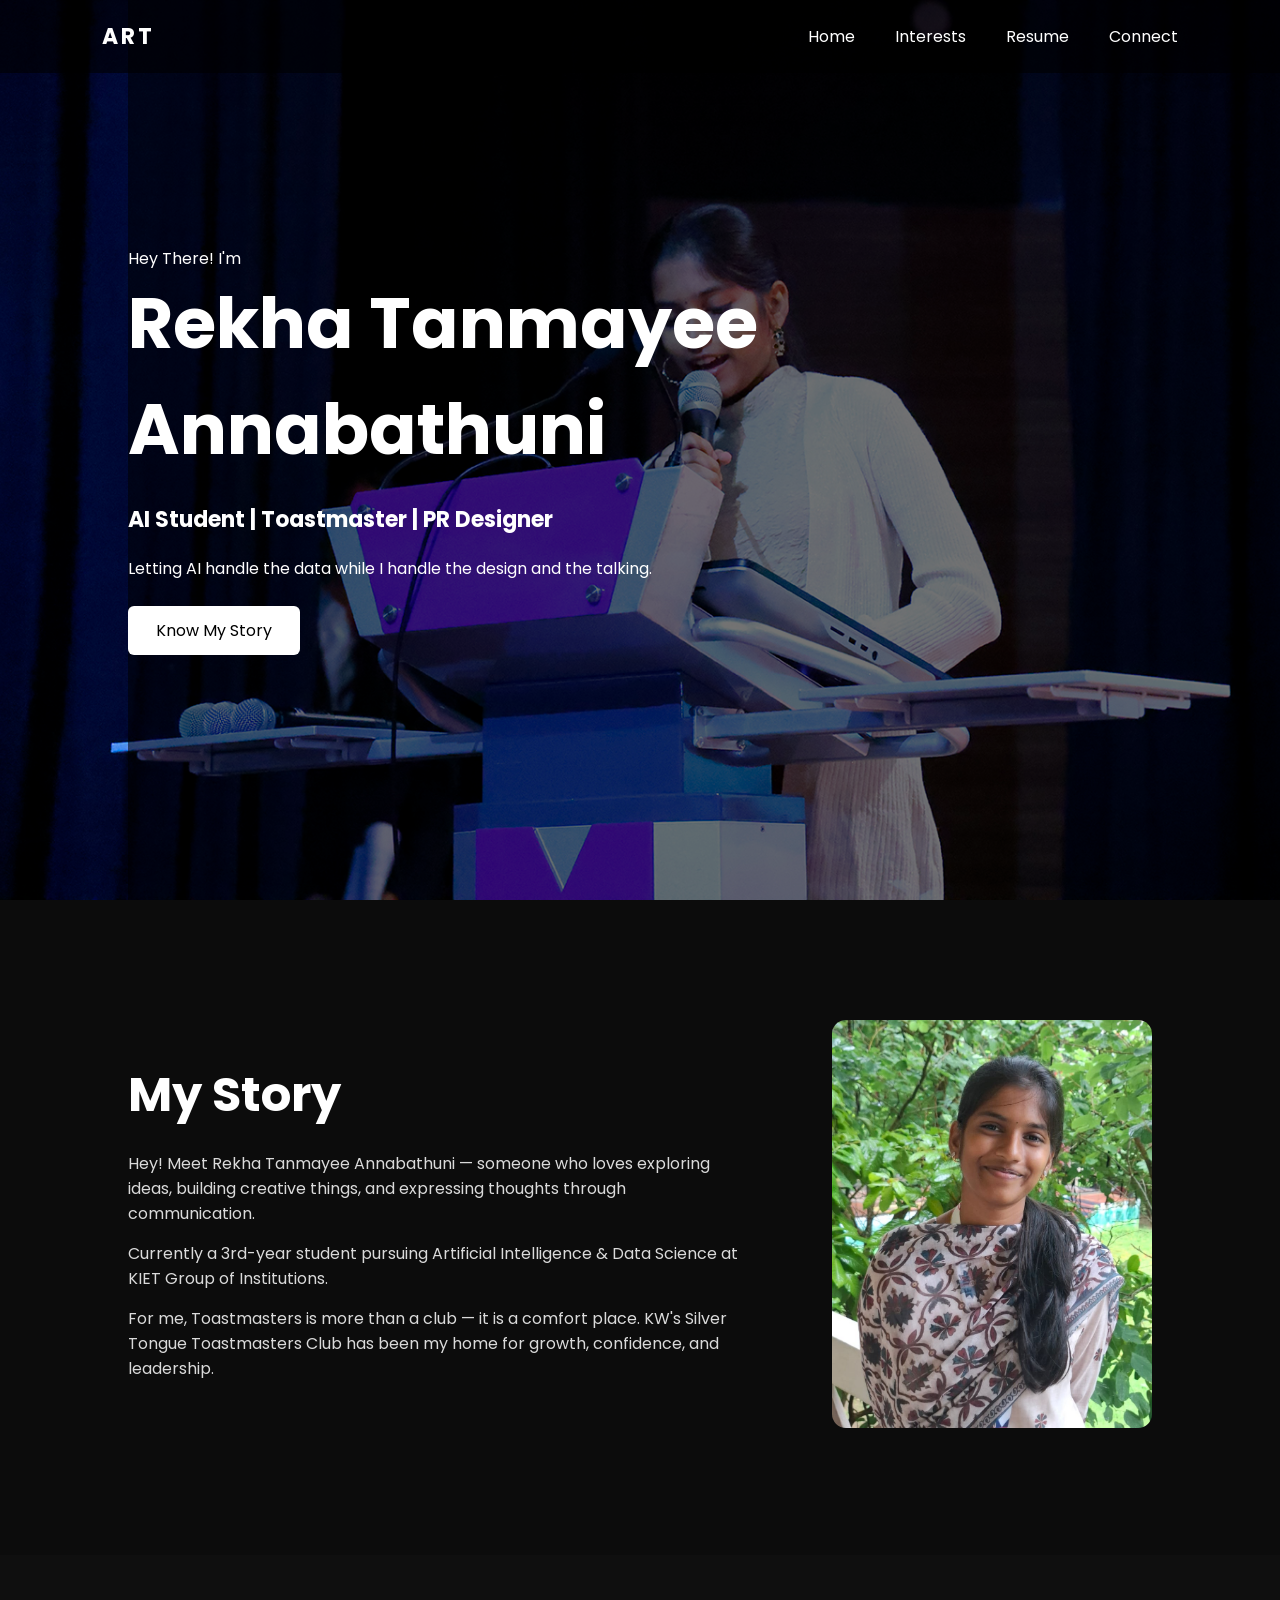
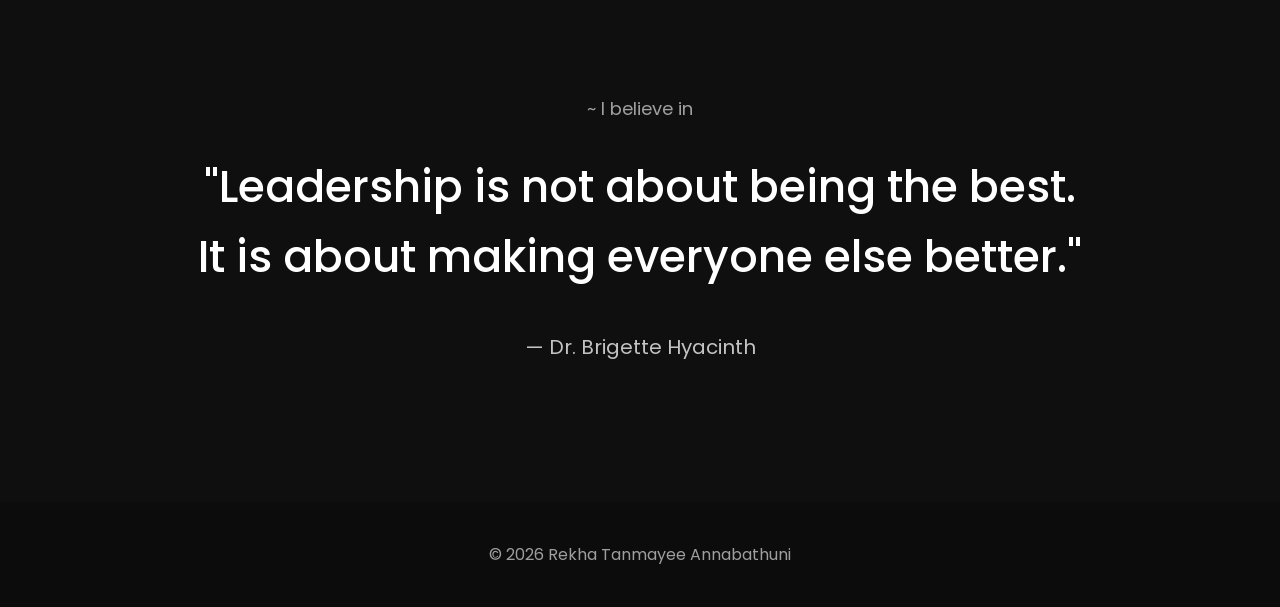
<file: index.html>
<!DOCTYPE html>
<html lang="en">

<head>
<meta charset="UTF-8">
<meta name="viewport" content="width=device-width, initial-scale=1.0">
<title>Rekha Tanmayee Annabathuni</title>

<link rel="stylesheet" href="style.css">
</head>

<body>

<!-- NAVBAR -->
<header class="navbar">
<div class="logo">ART</div>

<nav>
<a href="index.html">Home</a>
<a href="interests.html">Interests</a>
<a href="resume.html">Resume</a>
<a href="connect.html">Connect</a>
</nav>
</header>



<!-- HERO SECTION -->
<section class="hero">

<div class="overlay"></div>

<div class="hero-content">

<p class="intro">Hey There! I'm</p>

<h1>
Rekha Tanmayee <br>
Annabathuni
</h1>

<h3>
AI Student | Toastmaster | PR Designer
</h3>

<p class="tagline">
Letting AI handle the data while I handle the design and the talking.
</p>

<a href="#story" class="btn">Know My Story</a>

</div>

</section>



<!-- MY STORY -->
<section id="story" class="story">

<div class="story-container">

<div class="story-text">

<h2>My Story</h2>

<p>
Hey! Meet Rekha Tanmayee Annabathuni — someone who loves exploring ideas, building creative things, and expressing thoughts through communication.
</p>

<p>
Currently a 3rd-year student pursuing Artificial Intelligence & Data Science at KIET Group of Institutions.
</p>

<p>
For me, Toastmasters is more than a club — it is a comfort place. KW's Silver Tongue Toastmasters Club has been my home for growth, confidence, and leadership.
</p>

</div>

<div class="story-image">
<img src="profile.jpeg" alt="Rekha Tanmayee">
</div>

</div>

</section>


<!--QUOTE -->

<section class="quote-section">

<p class="quote-intro">~ I believe in</p>

<p class="quote-text">
"Leadership is not about being the best. It is about making everyone else better."
</p>

<p class="quote-author">
— Dr. Brigette Hyacinth
</p>

</section>



<!-- FOOTER -->
<footer class="footer">
© 2026 Rekha Tanmayee Annabathuni
</footer>



</body>
</html>
</file>
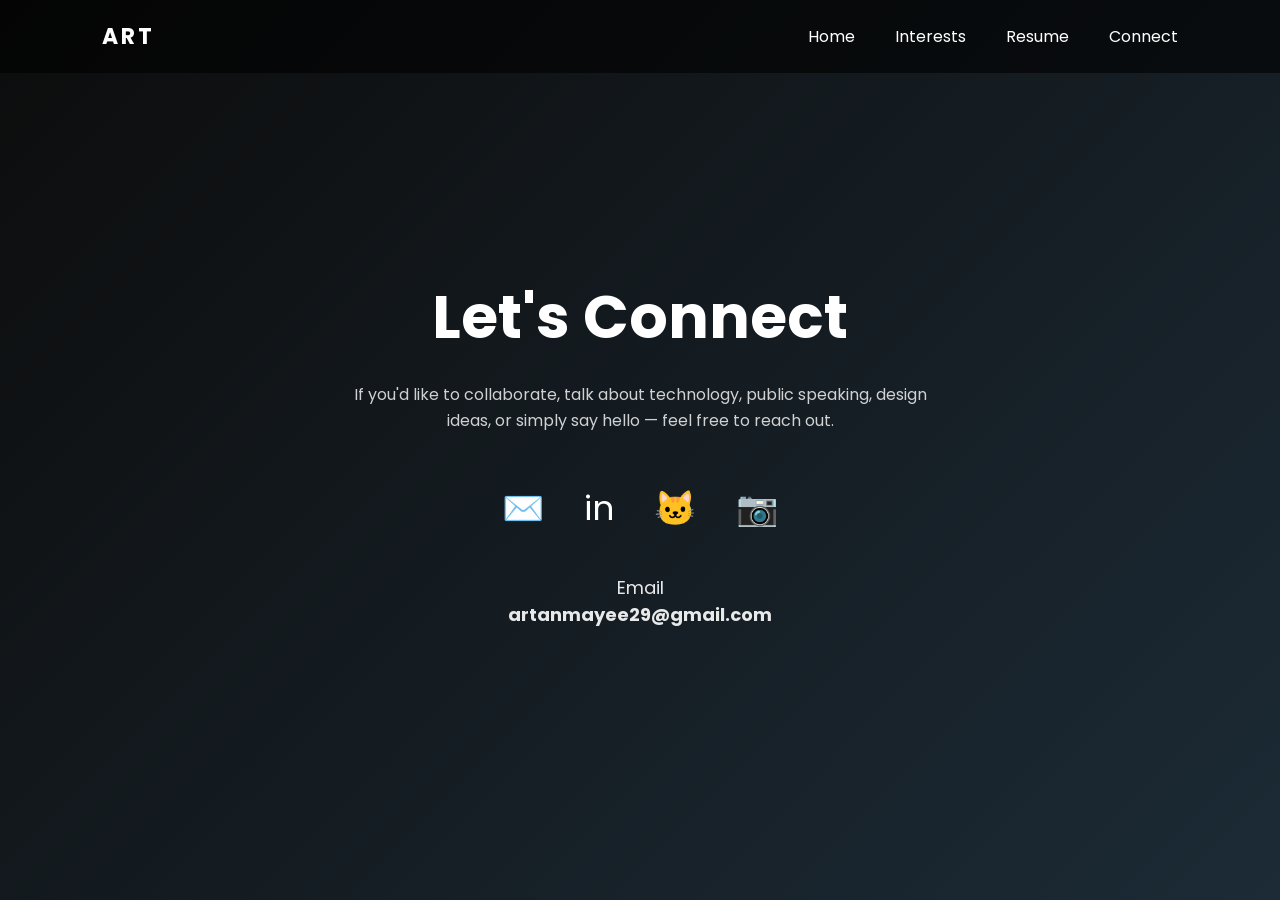
<file: connect.html>
<!DOCTYPE html>
<html lang="en">

<head>

<meta charset="UTF-8">
<meta name="viewport" content="width=device-width, initial-scale=1.0">

<title>Connect | Rekha Tanmayee</title>

<link rel="stylesheet" href="style.css">

<style>

/* CONNECT PAGE */

.connect-page{
min-height:100vh;
background:linear-gradient(135deg,#0c0c0c,#1c2b36);
display:flex;
flex-direction:column;
justify-content:center;
align-items:center;
text-align:center;
padding:120px 20px;
color:white;
}



/* TITLE */

.connect-title{
font-size:60px;
margin-bottom:20px;
}



/* TEXT */

.connect-text{
max-width:600px;
opacity:0.8;
line-height:1.6;
margin-bottom:50px;
}



/* ICONS */

.social-links{
display:flex;
gap:40px;
font-size:34px;
}



/* LINKS */

.social-links a{
color:white;
text-decoration:none;
transition:0.3s;
}



/* HOVER */

.social-links a:hover{
transform:scale(1.2);
opacity:0.7;
}



/* EMAIL */

.email{
margin-top:40px;
font-size:18px;
opacity:0.9;
}

</style>

</head>



<body>



<!-- NAVBAR -->

<header class="navbar">

<div class="logo">ART</div>

<nav>

<a href="index.html">Home</a>
<a href="interests.html">Interests</a>
<a href="resume.html">Resume</a>
<a href="connect.html">Connect</a>

</nav>

</header>



<!-- CONNECT SECTION -->

<section class="connect-page">

<h1 class="connect-title">Let's Connect</h1>

<p class="connect-text">

If you'd like to collaborate, talk about technology, public speaking,
design ideas, or simply say hello — feel free to reach out.

</p>



<div class="social-links">

<a href="mailto:artanmayee29@gmail.com">✉️</a>

<a href="https://www.linkedin.com/in/rekha-tanmayee-annabathuni-04ba66320">in</a>

<a href="https://github.com/rekhatanmayee29">🐱</a>

<a href="https://instagram.com/this.is_tanmayee">📷</a>

</div>



<p class="email">

Email  
<br>
<strong>
artanmayee29@gmail.com
</strong>

</p>

</section>



</body>

</html>
</file>
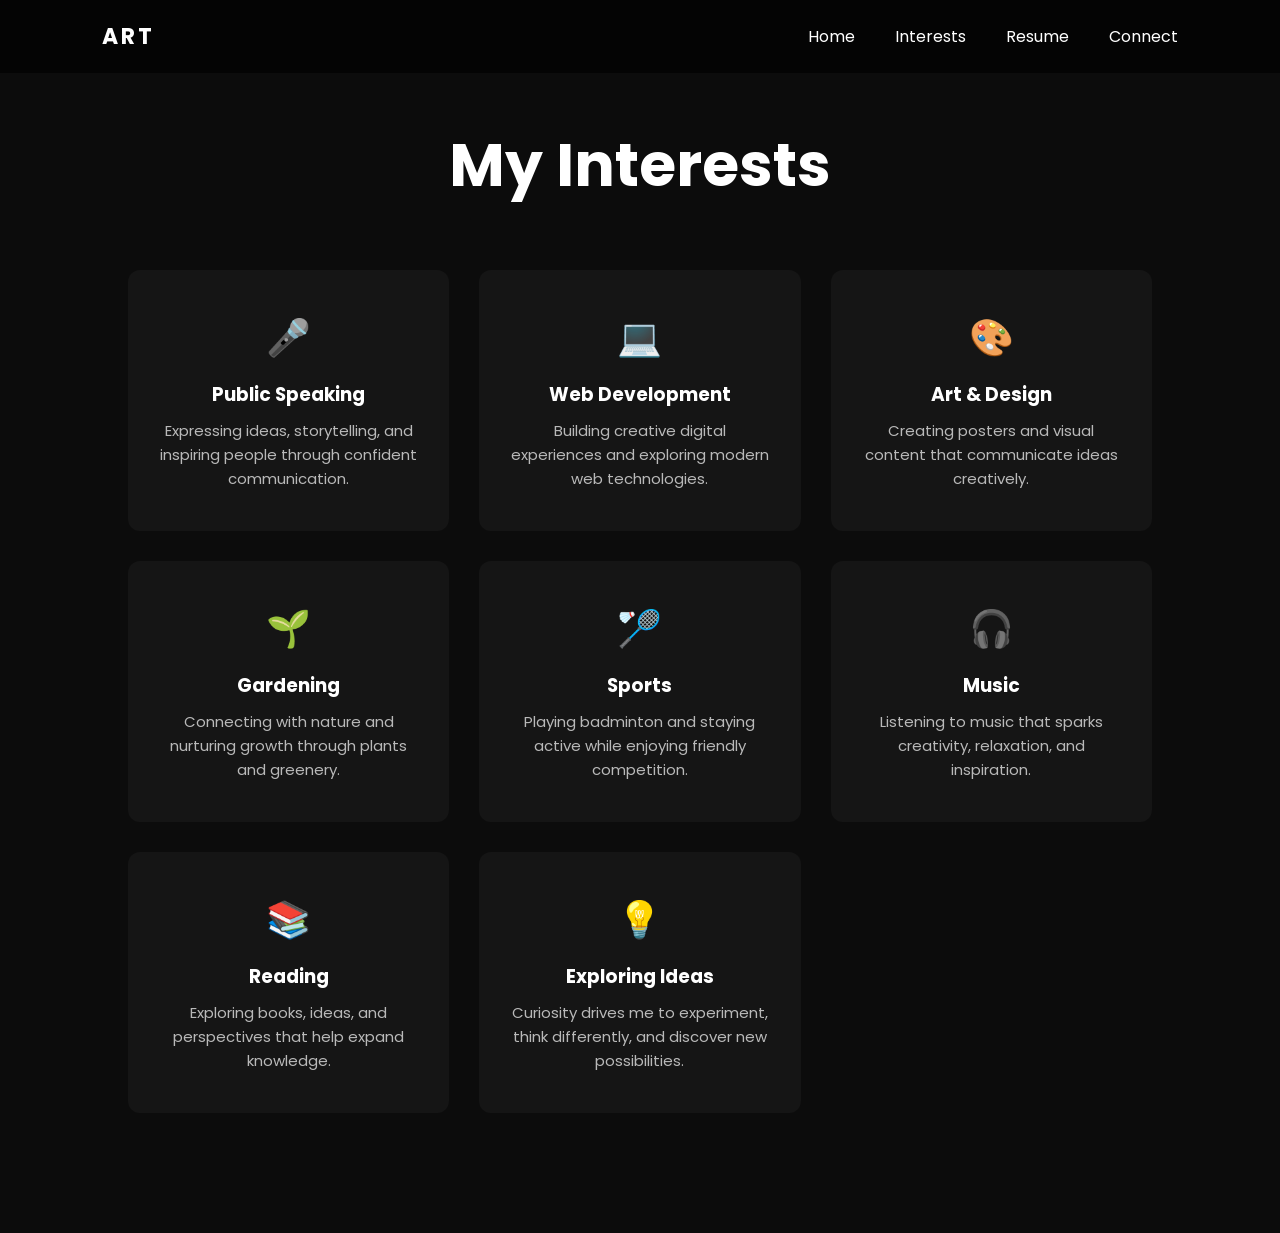
<file: interests.html>
<!DOCTYPE html>
<html lang="en">

<head>

<meta charset="UTF-8">
<meta name="viewport" content="width=device-width, initial-scale=1.0">

<title>Interests | Rekha Tanmayee</title>

<link rel="stylesheet" href="style.css">

<style>

/* INTEREST PAGE */

.interests-page{

min-height:100vh;

padding:120px 10%;

background:#0c0c0c;

color:white;

text-align:center;

}



/* TITLE */

.interests-title{

font-size:60px;

margin-bottom:60px;

}



/* GRID */

.interests-grid{

display:grid;

grid-template-columns:repeat(auto-fit,minmax(260px,1fr));

gap:30px;

max-width:1100px;

margin:auto;

}



/* CARD */

.interest-card{

background:#151515;

padding:40px 30px;

border-radius:12px;

transition:0.35s;

cursor:pointer;

}



/* HOVER */

.interest-card:hover{

transform:translateY(-10px);

background:#1e1e1e;

box-shadow:0 15px 40px rgba(0,0,0,0.5);

}



/* ICON */

.interest-icon{

font-size:36px;

margin-bottom:15px;

}



/* TEXT */

.interest-card h3{

margin-bottom:10px;

}



.interest-card p{

opacity:0.7;

font-size:15px;

line-height:1.6;

}

</style>

</head>



<body>



<!-- NAVBAR -->

<header class="navbar">

<div class="logo">ART</div>

<nav>

<a href="index.html">Home</a>
<a href="interests.html">Interests</a>
<a href="resume.html">Resume</a>
<a href="connect.html">Connect</a>

</nav>

</header>



<!-- INTERESTS -->

<section class="interests-page">

<h1 class="interests-title">My Interests</h1>



<div class="interests-grid">



<div class="interest-card">

<div class="interest-icon">🎤</div>

<h3>Public Speaking</h3>

<p>
Expressing ideas, storytelling, and inspiring people through confident communication.
</p>

</div>



<div class="interest-card">

<div class="interest-icon">💻</div>

<h3>Web Development</h3>

<p>
Building creative digital experiences and exploring modern web technologies.
</p>

</div>



<div class="interest-card">

<div class="interest-icon">🎨</div>

<h3>Art & Design</h3>

<p>
Creating posters and visual content that communicate ideas creatively.
</p>

</div>



<div class="interest-card">

<div class="interest-icon">🌱</div>

<h3>Gardening</h3>

<p>
Connecting with nature and nurturing growth through plants and greenery.
</p>

</div>



<div class="interest-card">

<div class="interest-icon">🏸</div>

<h3>Sports</h3>

<p>
Playing badminton and staying active while enjoying friendly competition.
</p>

</div>



<div class="interest-card">

<div class="interest-icon">🎧</div>

<h3>Music</h3>

<p>
Listening to music that sparks creativity, relaxation, and inspiration.
</p>

</div>



<div class="interest-card">

<div class="interest-icon">📚</div>

<h3>Reading</h3>

<p>
Exploring books, ideas, and perspectives that help expand knowledge.
</p>

</div>



<div class="interest-card">

<div class="interest-icon">💡</div>

<h3>Exploring Ideas</h3>

<p>
Curiosity drives me to experiment, think differently, and discover new possibilities.
</p>

</div>



</div>

</section>



</body>

</html>
</file>
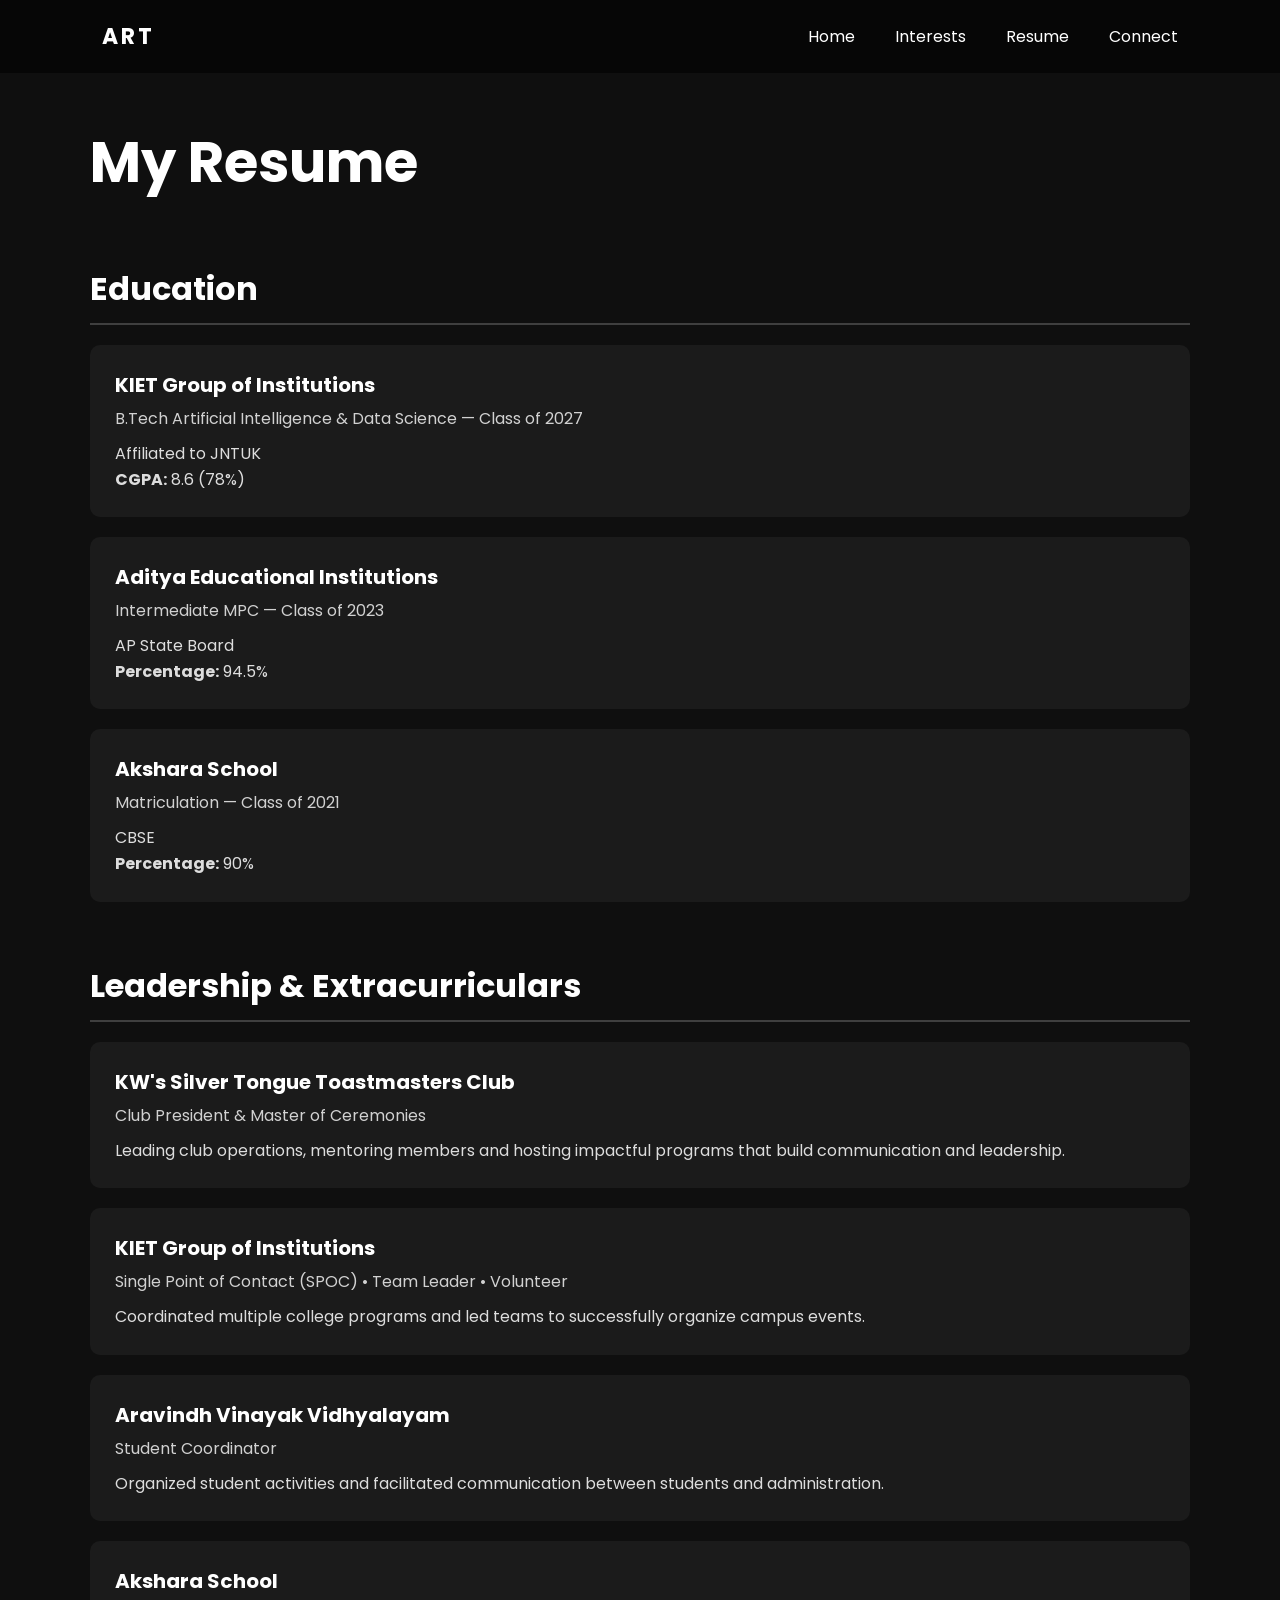
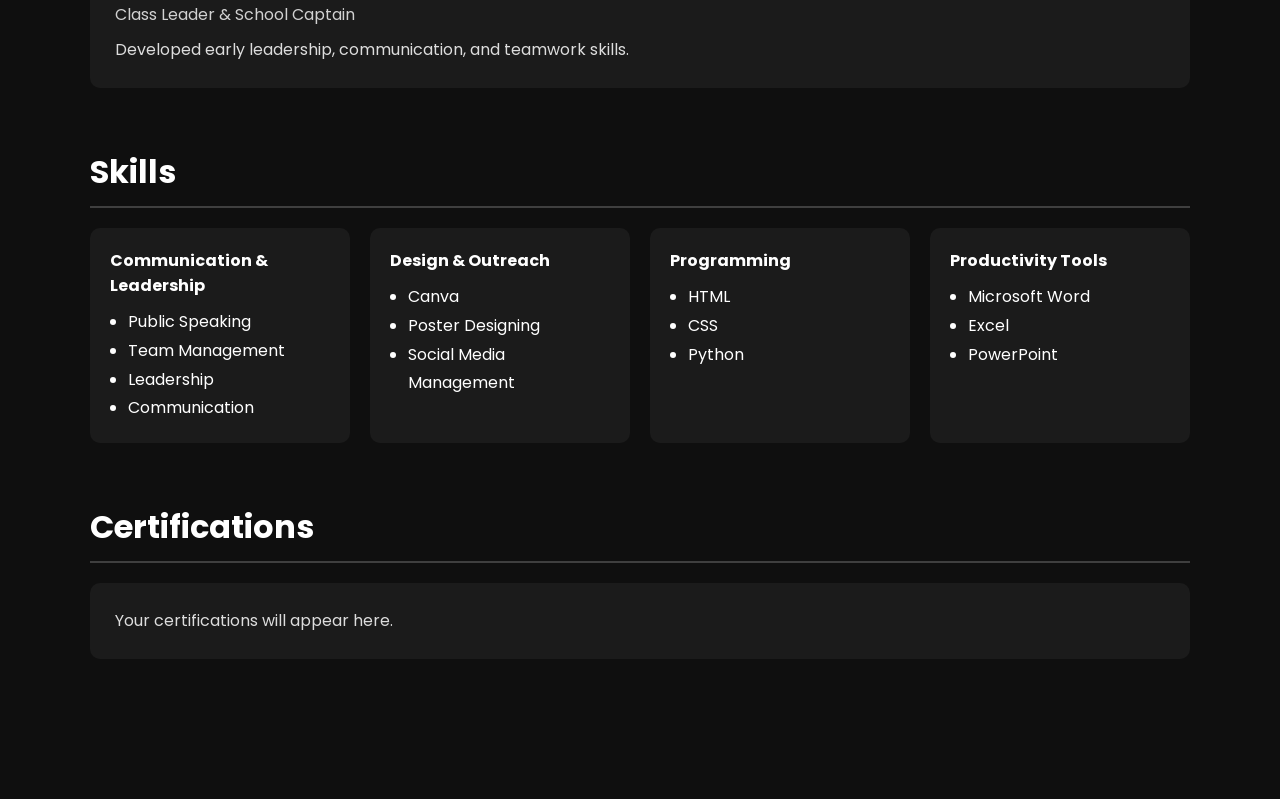
<file: resume.html>
<!DOCTYPE html>
<html lang="en">

<head>

<meta charset="UTF-8">
<meta name="viewport" content="width=device-width, initial-scale=1.0">

<title>Resume | Rekha Tanmayee</title>

<link rel="stylesheet" href="style.css">

<style>

.resume-page{
background:#0f0f0f;
color:white;
min-height:100vh;
padding-top:120px;
padding-bottom:80px;
}

.resume-container{
width:90%;
max-width:1100px;
margin:auto;
}

.resume-title{
font-size:56px;
margin-bottom:60px;
}

/* SECTION */

.resume-section{
margin-bottom:60px;
}

.resume-section h2{
font-size:32px;
margin-bottom:20px;
border-bottom:2px solid rgba(255,255,255,0.2);
padding-bottom:10px;
}

/* CARD */

.resume-card{
background:rgba(255,255,255,0.05);
padding:25px;
border-radius:10px;
margin-bottom:20px;
transition:0.3s;
}

.resume-card:hover{
background:rgba(255,255,255,0.08);
transform:translateY(-4px);
}

/* TITLE */

.resume-card h3{
margin-bottom:6px;
font-size:20px;
}

.resume-card h4{
font-weight:normal;
opacity:0.8;
margin-bottom:10px;
}

.resume-card p{
opacity:0.85;
line-height:1.6;
}

/* SKILLS GRID */

.skills-grid{
display:grid;
grid-template-columns:repeat(auto-fit,minmax(220px,1fr));
gap:20px;
}

.skill-box{
background:rgba(255,255,255,0.05);
padding:20px;
border-radius:10px;
}

.skill-box h4{
margin-bottom:10px;
}

.skill-box ul{
padding-left:18px;
line-height:1.8;
}

</style>

</head>

<body>

<header class="navbar">

<div class="logo">ART</div>

<nav>
<a href="index.html">Home</a>
<a href="interests.html">Interests</a>
<a href="resume.html">Resume</a>
<a href="connect.html">Connect</a>
</nav>

</header>


<section class="resume-page">

<div class="resume-container">

<h1 class="resume-title">My Resume</h1>


<!-- EDUCATION -->

<div class="resume-section">

<h2>Education</h2>

<div class="resume-card">
<h3>KIET Group of Institutions</h3>
<h4>B.Tech Artificial Intelligence & Data Science — Class of 2027</h4>
<p>Affiliated to JNTUK</p>
<p><strong>CGPA:</strong> 8.6 (78%)</p>
</div>

<div class="resume-card">
<h3>Aditya Educational Institutions</h3>
<h4>Intermediate MPC — Class of 2023</h4>
<p>AP State Board</p>
<p><strong>Percentage:</strong> 94.5%</p>
</div>

<div class="resume-card">
<h3>Akshara School</h3>
<h4>Matriculation — Class of 2021</h4>
<p>CBSE</p>
<p><strong>Percentage:</strong> 90%</p>
</div>

</div>


<!-- LEADERSHIP -->

<div class="resume-section">

<h2>Leadership & Extracurriculars</h2>

<div class="resume-card">
<h3>KW's Silver Tongue Toastmasters Club</h3>
<h4>Club President & Master of Ceremonies</h4>
<p>
Leading club operations, mentoring members and hosting impactful programs that build communication and leadership.
</p>
</div>

<div class="resume-card">
<h3>KIET Group of Institutions</h3>
<h4>Single Point of Contact (SPOC) • Team Leader • Volunteer</h4>
<p>
Coordinated multiple college programs and led teams to successfully organize campus events.
</p>
</div>

<div class="resume-card">
<h3>Aravindh Vinayak Vidhyalayam</h3>
<h4>Student Coordinator</h4>
<p>
Organized student activities and facilitated communication between students and administration.
</p>
</div>

<div class="resume-card">
<h3>Akshara School</h3>
<h4>Class Leader & School Captain</h4>
<p>
Developed early leadership, communication, and teamwork skills.
</p>
</div>

</div>


<!-- SKILLS -->

<div class="resume-section">

<h2>Skills</h2>

<div class="skills-grid">

<div class="skill-box">
<h4>Communication & Leadership</h4>
<ul>
<li>Public Speaking</li>
<li>Team Management</li>
<li>Leadership</li>
<li>Communication</li>
</ul>
</div>

<div class="skill-box">
<h4>Design & Outreach</h4>
<ul>
<li>Canva</li>
<li>Poster Designing</li>
<li>Social Media Management</li>
</ul>
</div>

<div class="skill-box">
<h4>Programming</h4>
<ul>
<li>HTML</li>
<li>CSS</li>
<li>Python</li>
</ul>
</div>

<div class="skill-box">
<h4>Productivity Tools</h4>
<ul>
<li>Microsoft Word</li>
<li>Excel</li>
<li>PowerPoint</li>
</ul>
</div>

</div>

</div>


<!-- CERTIFICATIONS -->

<div class="resume-section">

<h2>Certifications</h2>

<div class="resume-card">
<p>
Your certifications will appear here.
</p>
</div>

</div>

</div>

</section>

</body>
</html>
</file>
<file: style.css>
@import url('https://fonts.googleapis.com/css2?family=Poppins:wght@300;400;500;600;700&display=swap');

*{
margin:0;
padding:0;
box-sizing:border-box;
font-family:'Poppins',sans-serif;
}

body{
background:#0c0c0c;
color:white;
overflow-x:hidden;
}



/* NAVBAR */

.navbar{
position:fixed;
top:0;
width:100%;
display:flex;
justify-content:space-between;
align-items:center;
padding:20px 8%;
background:rgba(0,0,0,0.6);
z-index:1000;
}

.logo{
font-size:22px;
font-weight:700;
letter-spacing:3px;
}

.navbar nav{
display:flex;
gap:40px;
}

.navbar a{
text-decoration:none;
color:white;
}



/* HERO */

.hero{
height:100vh;
background:url("background.jpg") center/cover no-repeat;
display:flex;
align-items:center;
padding:0 10%;
position:relative;
}

.overlay{
position:absolute;
width:100%;
height:100%;
background:rgba(0,0,0,0.55);
}

.hero-content{
position:relative;
max-width:650px;
}

.hero h1{
font-size:70px;
margin-bottom:20px;
}

.hero h3{
font-size:22px;
margin-bottom:20px;
}

.btn{
display:inline-block;
margin-top:25px;
padding:12px 28px;
background:white;
color:black;
border-radius:6px;
text-decoration:none;
}



/* STORY */

.story{
padding:120px 10%;
}

.story-container{
display:flex;
gap:80px;
align-items:center;
}

.story-text h2{
font-size:48px;
margin-bottom:20px;
}

.story-text p{
margin-bottom:15px;
opacity:0.85;
}

.story-image img{
width:320px;
border-radius:14px;
}


/* QUOTE */

.quote-section{
background:#0f0f0f;
padding:140px 20px;
text-align:center;
}

.quote-intro{
font-size:18px;
opacity:0.6;
margin-bottom:30px;
}

.quote-text{
font-size:44px;
font-weight:500;
line-height:1.6;
max-width:900px;
margin:auto;
}

.quote-author{
margin-top:40px;
font-size:20px;
opacity:0.75;
}

/* FOOTER */

.footer{
text-align:center;
padding:40px;
opacity:0.6;
}



/* RESPONSIVE */

@media(max-width:900px){

.hero h1{
font-size:45px;
}

.story-container{
flex-direction:column;
text-align:center;
}

.story-image img{
width:250px;
}

}
</file>
